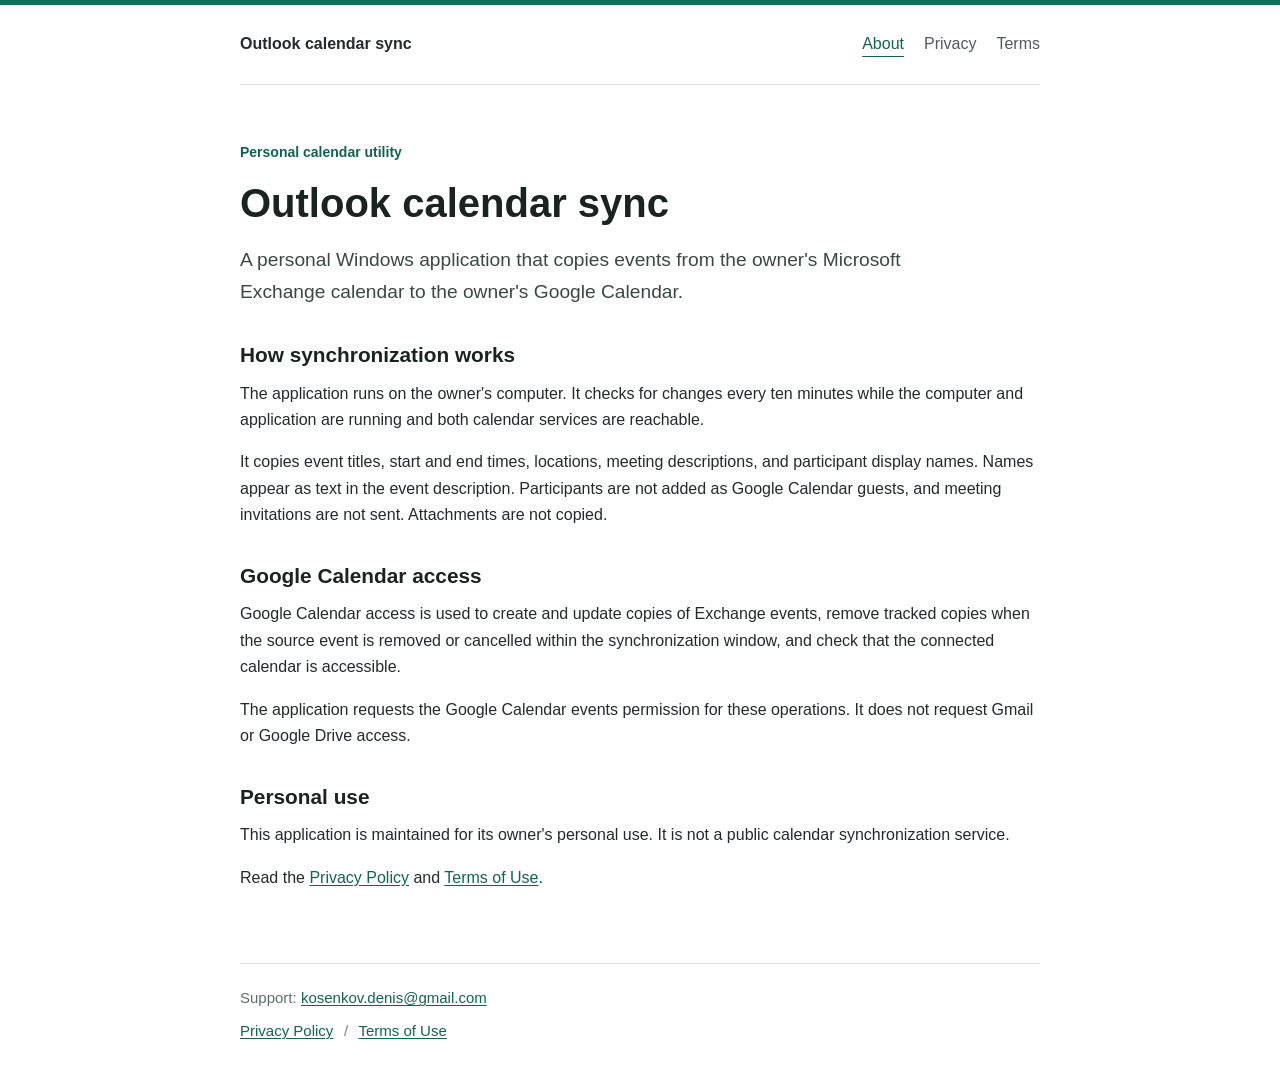
<file: index.html>
<!DOCTYPE html>
<html lang="en">
<head>
  <meta charset="utf-8" />
  <meta name="viewport" content="width=device-width, initial-scale=1" />
  <meta name="description" content="Outlook calendar sync: a personal Windows utility that synchronizes Exchange calendar events with Google Calendar." />
  <title>Outlook calendar sync</title>
  <link rel="stylesheet" href="styles.css" />
</head>
<body>
  <a class="skip-link" href="#content">Skip to content</a>
  <header>
    <a class="brand" href="index.html">Outlook calendar sync</a>
    <nav aria-label="Main navigation">
      <a href="index.html" aria-current="page">About</a>
      <a href="privacy.html">Privacy</a>
      <a href="terms.html">Terms</a>
    </nav>
  </header>
  <main id="content">
    <p class="eyebrow">Personal calendar utility</p>
    <h1>Outlook calendar sync</h1>
    <p class="lead">A personal Windows application that copies events from the owner's Microsoft Exchange calendar to the owner's Google Calendar.</p>
    <section aria-labelledby="operation">
      <h2 id="operation">How synchronization works</h2>
      <p>The application runs on the owner's computer. It checks for changes every ten minutes while the computer and application are running and both calendar services are reachable.</p>
      <p>It copies event titles, start and end times, locations, meeting descriptions, and participant display names. Names appear as text in the event description. Participants are not added as Google Calendar guests, and meeting invitations are not sent. Attachments are not copied.</p>
    </section>
    <section aria-labelledby="access">
      <h2 id="access">Google Calendar access</h2>
      <p>Google Calendar access is used to create and update copies of Exchange events, remove tracked copies when the source event is removed or cancelled within the synchronization window, and check that the connected calendar is accessible.</p>
      <p>The application requests the Google Calendar events permission for these operations. It does not request Gmail or Google Drive access.</p>
    </section>
    <section aria-labelledby="personal">
      <h2 id="personal">Personal use</h2>
      <p>This application is maintained for its owner's personal use. It is not a public calendar synchronization service.</p>
      <p>Read the <a href="privacy.html">Privacy Policy</a> and <a href="terms.html">Terms of Use</a>.</p>
    </section>
  </main>
  <footer>
    <p>Support: <a href="mailto:kosenkov.denis@gmail.com">kosenkov.denis@gmail.com</a></p>
    <p><a href="privacy.html">Privacy Policy</a> <span aria-hidden="true">/</span> <a href="terms.html">Terms of Use</a></p>
  </footer>
</body>
</html>
</file>
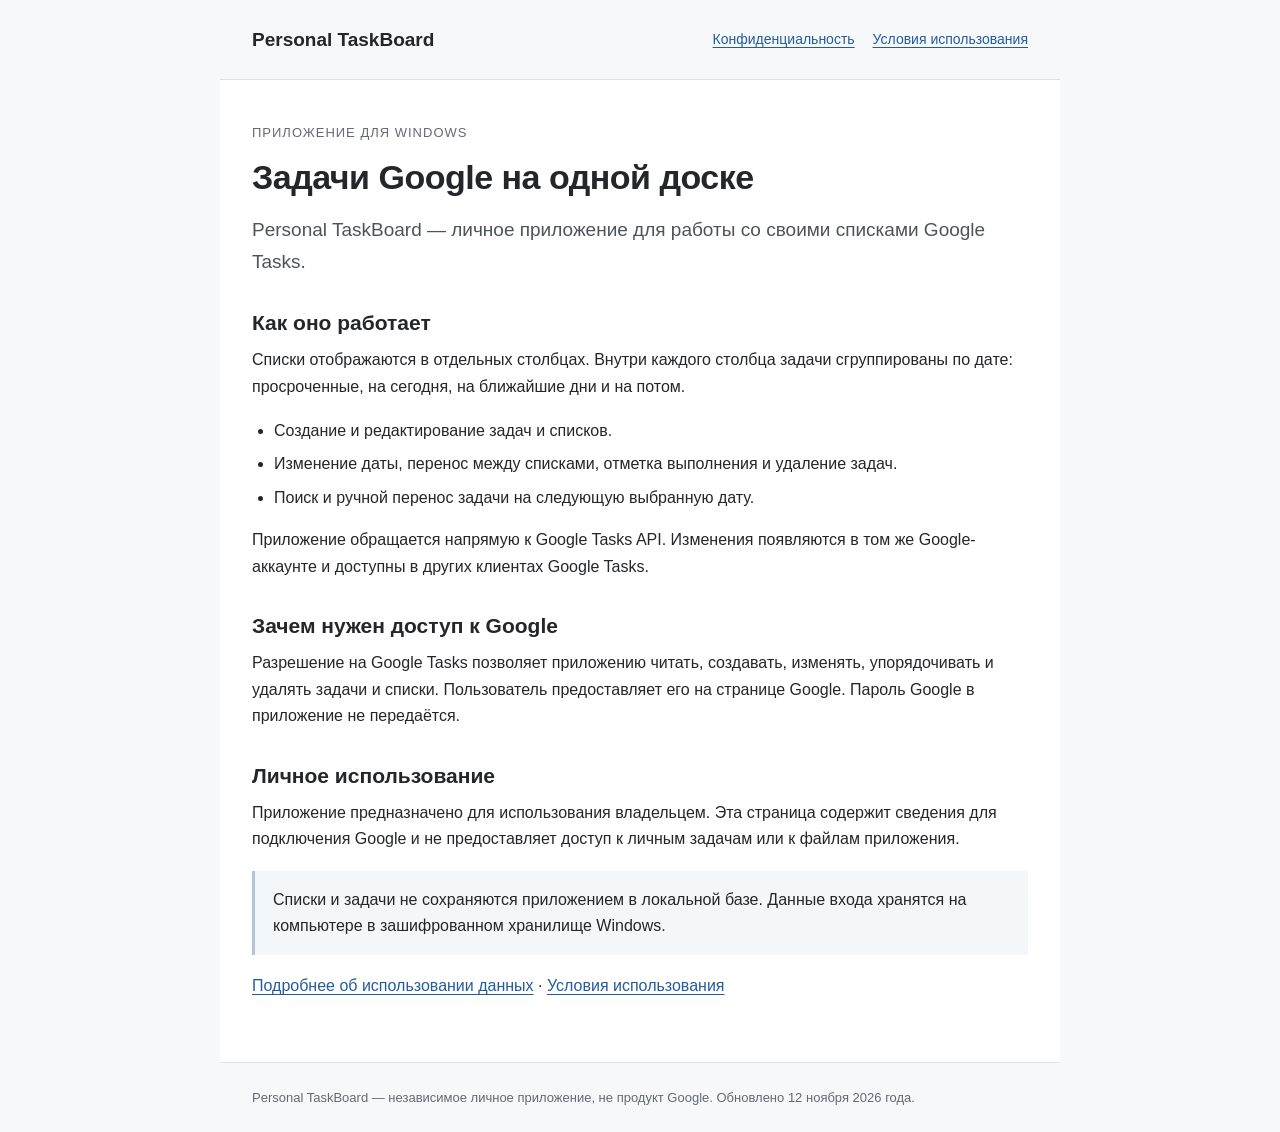
<file: taskboard/index.html>
<!doctype html>
<html lang="ru"><head><meta charset="utf-8"><meta name="viewport" content="width=device-width,initial-scale=1"><meta name="description" content="Personal TaskBoard — личный клиент Google Tasks для Windows. Информация о приложении и использовании данных."><meta name="robots" content="noindex,follow"><title>Personal TaskBoard — о приложении</title><link rel="stylesheet" href="styles.css"></head>
<body><header><a class="brand" href="index.html">Personal TaskBoard</a><nav aria-label="Информация"><a href="privacy.html">Конфиденциальность</a><a href="terms.html">Условия использования</a></nav></header>
<main><p class="label">Приложение для Windows</p><h1>Задачи Google на одной доске</h1><p class="lead">Personal TaskBoard — личное приложение для работы со своими списками Google Tasks.</p>
<h2>Как оно работает</h2><p>Списки отображаются в отдельных столбцах. Внутри каждого столбца задачи сгруппированы по дате: просроченные, на сегодня, на ближайшие дни и на потом.</p><ul><li>Создание и редактирование задач и списков.</li><li>Изменение даты, перенос между списками, отметка выполнения и удаление задач.</li><li>Поиск и ручной перенос задачи на следующую выбранную дату.</li></ul><p>Приложение обращается напрямую к Google Tasks API. Изменения появляются в том же Google-аккаунте и доступны в других клиентах Google Tasks.</p>
<h2>Зачем нужен доступ к Google</h2><p>Разрешение на Google Tasks позволяет приложению читать, создавать, изменять, упорядочивать и удалять задачи и списки. Пользователь предоставляет его на странице Google. Пароль Google в приложение не передаётся.</p>
<h2>Личное использование</h2><p>Приложение предназначено для использования владельцем. Эта страница содержит сведения для подключения Google и не предоставляет доступ к личным задачам или к файлам приложения.</p><p class="note">Списки и задачи не сохраняются приложением в локальной базе. Данные входа хранятся на компьютере в зашифрованном хранилище Windows.</p><p><a href="privacy.html">Подробнее об использовании данных</a> · <a href="terms.html">Условия использования</a></p></main>
<footer>Personal TaskBoard — независимое личное приложение, не продукт Google. Обновлено 12 ноября 2026 года.</footer></body></html>
</file>
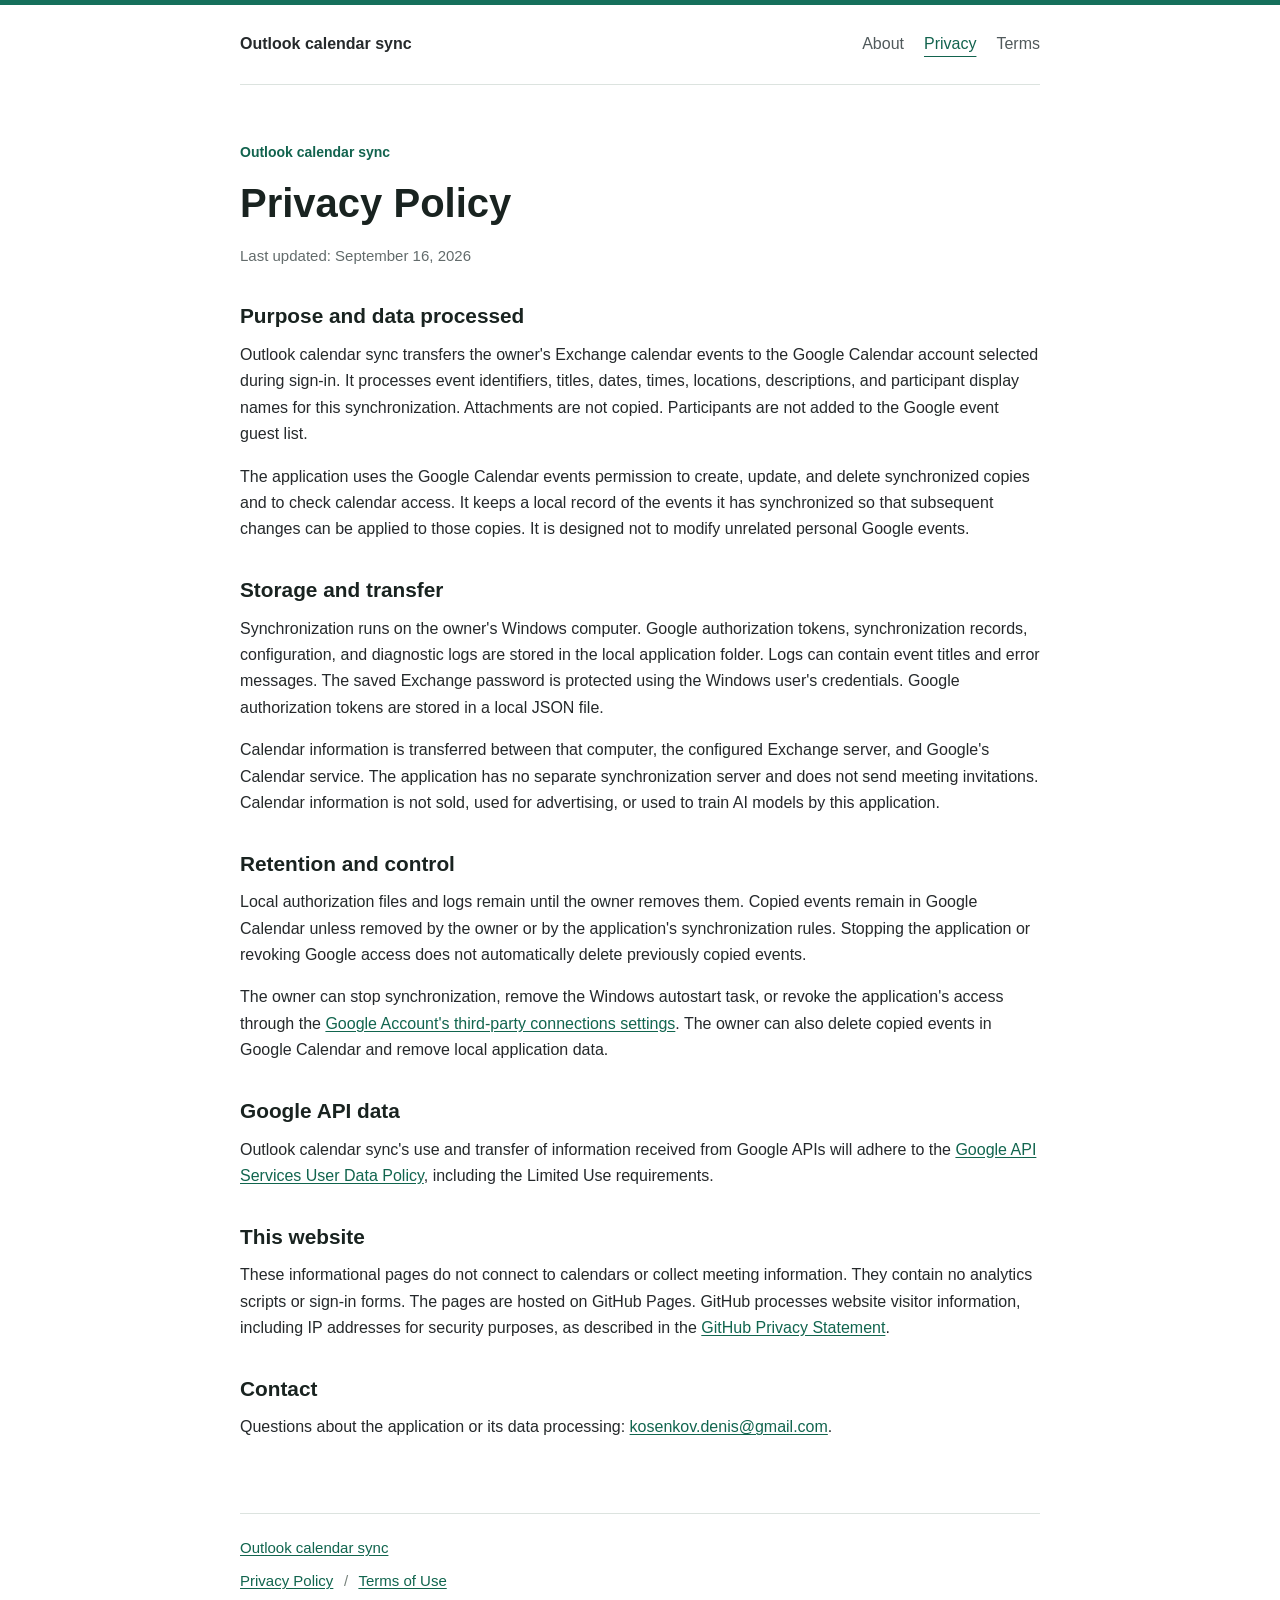
<file: privacy.html>
<!DOCTYPE html>
<html lang="en">
<head>
  <meta charset="utf-8" />
  <meta name="viewport" content="width=device-width, initial-scale=1" />
  <meta name="description" content="How Outlook calendar sync processes, stores, and transfers calendar information." />
  <title>Privacy Policy | Outlook calendar sync</title>
  <link rel="stylesheet" href="styles.css" />
</head>
<body>
  <a class="skip-link" href="#content">Skip to content</a>
  <header>
    <a class="brand" href="index.html">Outlook calendar sync</a>
    <nav aria-label="Main navigation">
      <a href="index.html">About</a>
      <a href="privacy.html" aria-current="page">Privacy</a>
      <a href="terms.html">Terms</a>
    </nav>
  </header>
  <main id="content">
    <p class="eyebrow">Outlook calendar sync</p>
    <h1>Privacy Policy</h1>
    <p class="updated">Last updated: September 16, 2026</p>
    <section aria-labelledby="purpose">
      <h2 id="purpose">Purpose and data processed</h2>
      <p>Outlook calendar sync transfers the owner's Exchange calendar events to the Google Calendar account selected during sign-in. It processes event identifiers, titles, dates, times, locations, descriptions, and participant display names for this synchronization. Attachments are not copied. Participants are not added to the Google event guest list.</p>
      <p>The application uses the Google Calendar events permission to create, update, and delete synchronized copies and to check calendar access. It keeps a local record of the events it has synchronized so that subsequent changes can be applied to those copies. It is designed not to modify unrelated personal Google events.</p>
    </section>
    <section aria-labelledby="storage">
      <h2 id="storage">Storage and transfer</h2>
      <p>Synchronization runs on the owner's Windows computer. Google authorization tokens, synchronization records, configuration, and diagnostic logs are stored in the local application folder. Logs can contain event titles and error messages. The saved Exchange password is protected using the Windows user's credentials. Google authorization tokens are stored in a local JSON file.</p>
      <p>Calendar information is transferred between that computer, the configured Exchange server, and Google's Calendar service. The application has no separate synchronization server and does not send meeting invitations. Calendar information is not sold, used for advertising, or used to train AI models by this application.</p>
    </section>
    <section aria-labelledby="retention">
      <h2 id="retention">Retention and control</h2>
      <p>Local authorization files and logs remain until the owner removes them. Copied events remain in Google Calendar unless removed by the owner or by the application's synchronization rules. Stopping the application or revoking Google access does not automatically delete previously copied events.</p>
      <p>The owner can stop synchronization, remove the Windows autostart task, or revoke the application's access through the <a href="https://myaccount.google.com/connections">Google Account's third-party connections settings</a>. The owner can also delete copied events in Google Calendar and remove local application data.</p>
    </section>
    <section aria-labelledby="google">
      <h2 id="google">Google API data</h2>
      <p>Outlook calendar sync's use and transfer of information received from Google APIs will adhere to the <a href="https://developers.google.com/terms/api-services-user-data-policy">Google API Services User Data Policy</a>, including the Limited Use requirements.</p>
    </section>
    <section aria-labelledby="website">
      <h2 id="website">This website</h2>
      <p>These informational pages do not connect to calendars or collect meeting information. They contain no analytics scripts or sign-in forms. The pages are hosted on GitHub Pages. GitHub processes website visitor information, including IP addresses for security purposes, as described in the <a href="https://docs.github.com/en/site-policy/privacy-policies/github-general-privacy-statement">GitHub Privacy Statement</a>.</p>
    </section>
    <section aria-labelledby="contact">
      <h2 id="contact">Contact</h2>
      <p>Questions about the application or its data processing: <a href="mailto:kosenkov.denis@gmail.com">kosenkov.denis@gmail.com</a>.</p>
    </section>
  </main>
  <footer>
    <p><a href="index.html">Outlook calendar sync</a></p>
    <p><a href="privacy.html">Privacy Policy</a> <span aria-hidden="true">/</span> <a href="terms.html">Terms of Use</a></p>
  </footer>
</body>
</html>
</file>
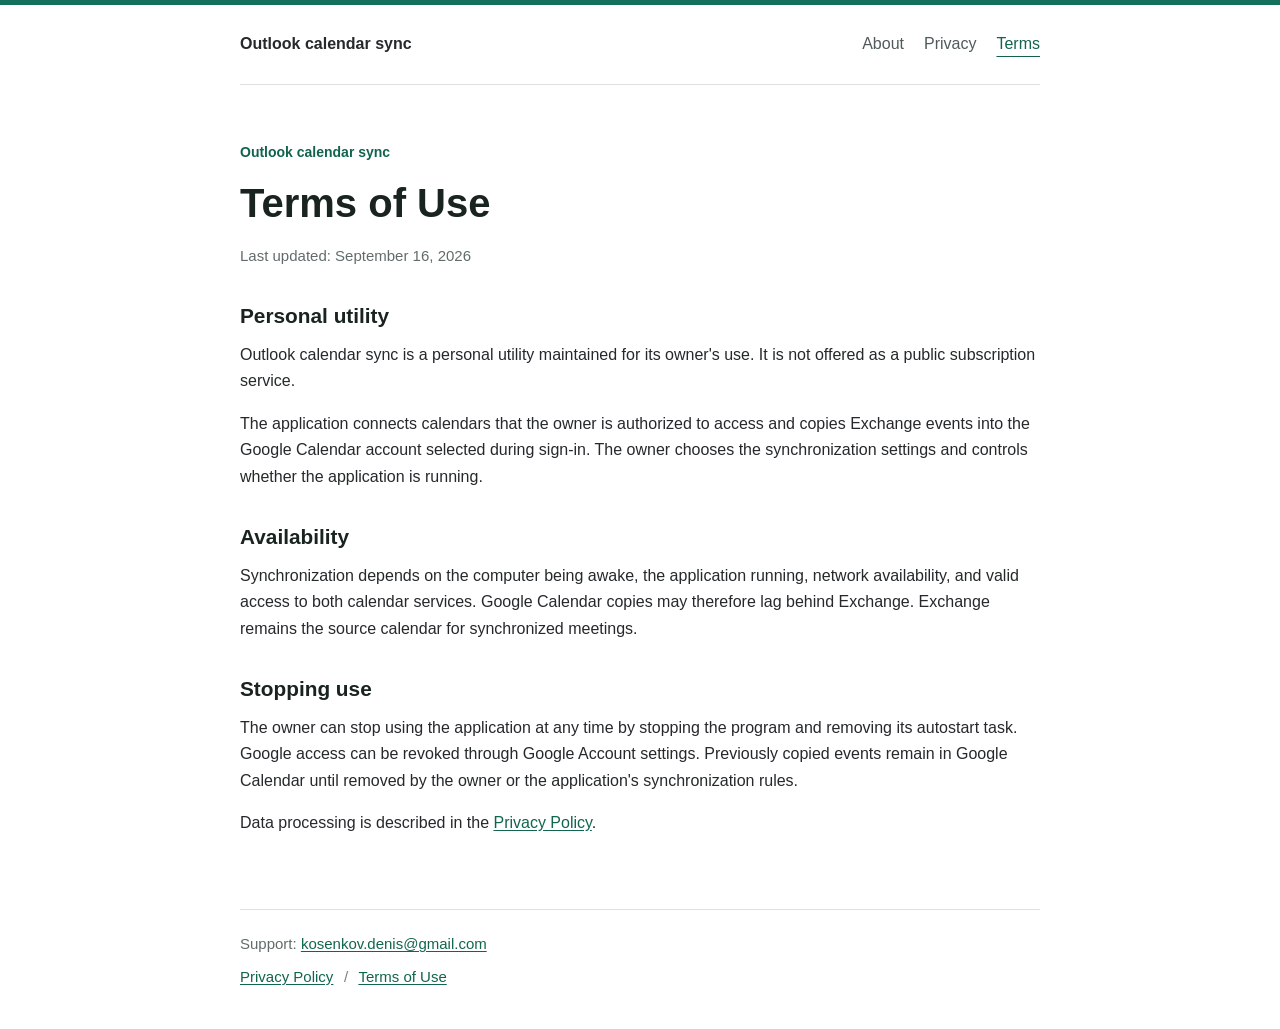
<file: terms.html>
<!DOCTYPE html>
<html lang="en">
<head>
  <meta charset="utf-8" />
  <meta name="viewport" content="width=device-width, initial-scale=1" />
  <meta name="description" content="Terms of use for the personal Outlook calendar sync application." />
  <title>Terms of Use | Outlook calendar sync</title>
  <link rel="stylesheet" href="styles.css" />
</head>
<body>
  <a class="skip-link" href="#content">Skip to content</a>
  <header>
    <a class="brand" href="index.html">Outlook calendar sync</a>
    <nav aria-label="Main navigation">
      <a href="index.html">About</a>
      <a href="privacy.html">Privacy</a>
      <a href="terms.html" aria-current="page">Terms</a>
    </nav>
  </header>
  <main id="content">
    <p class="eyebrow">Outlook calendar sync</p>
    <h1>Terms of Use</h1>
    <p class="updated">Last updated: September 16, 2026</p>
    <section aria-labelledby="purpose">
      <h2 id="purpose">Personal utility</h2>
      <p>Outlook calendar sync is a personal utility maintained for its owner's use. It is not offered as a public subscription service.</p>
      <p>The application connects calendars that the owner is authorized to access and copies Exchange events into the Google Calendar account selected during sign-in. The owner chooses the synchronization settings and controls whether the application is running.</p>
    </section>
    <section aria-labelledby="availability">
      <h2 id="availability">Availability</h2>
      <p>Synchronization depends on the computer being awake, the application running, network availability, and valid access to both calendar services. Google Calendar copies may therefore lag behind Exchange. Exchange remains the source calendar for synchronized meetings.</p>
    </section>
    <section aria-labelledby="stop">
      <h2 id="stop">Stopping use</h2>
      <p>The owner can stop using the application at any time by stopping the program and removing its autostart task. Google access can be revoked through Google Account settings. Previously copied events remain in Google Calendar until removed by the owner or the application's synchronization rules.</p>
      <p>Data processing is described in the <a href="privacy.html">Privacy Policy</a>.</p>
    </section>
  </main>
  <footer>
    <p>Support: <a href="mailto:kosenkov.denis@gmail.com">kosenkov.denis@gmail.com</a></p>
    <p><a href="privacy.html">Privacy Policy</a> <span aria-hidden="true">/</span> <a href="terms.html">Terms of Use</a></p>
  </footer>
</body>
</html>
</file>
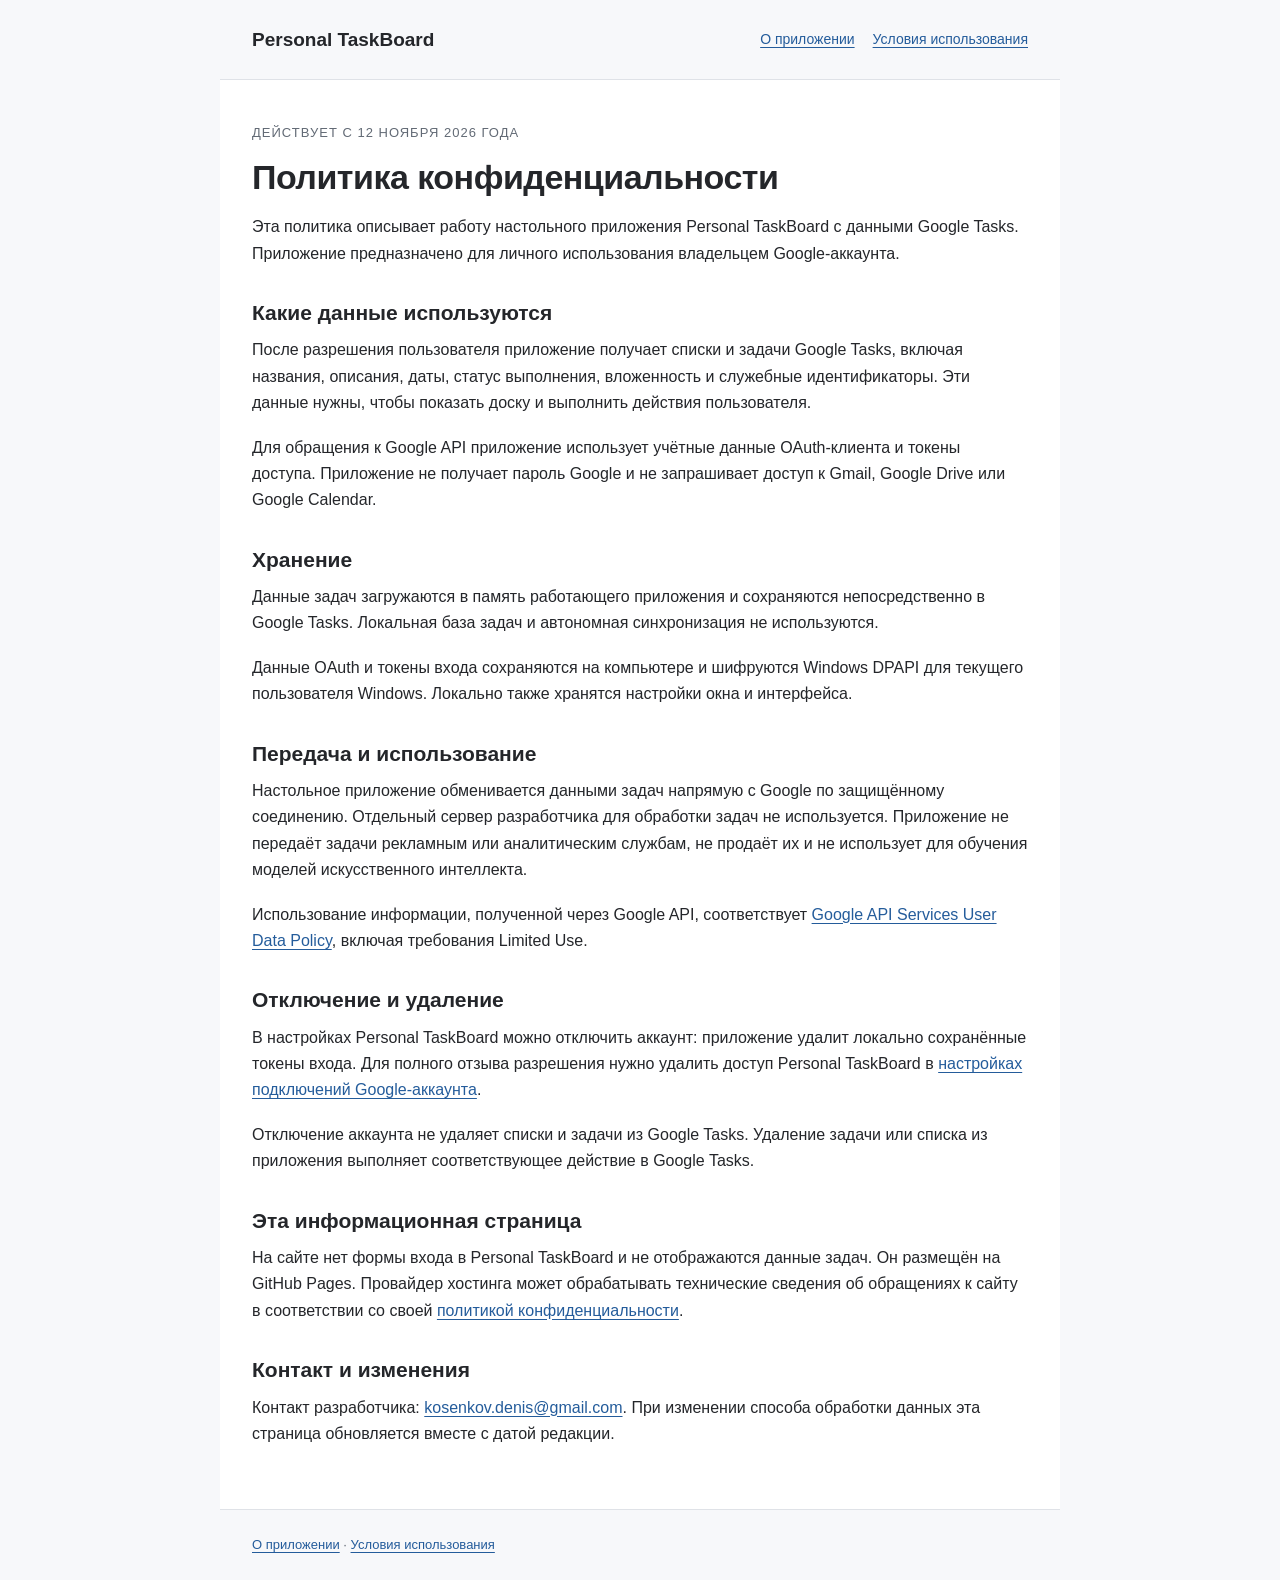
<file: taskboard/privacy.html>
<!doctype html>
<html lang="ru"><head><meta charset="utf-8"><meta name="viewport" content="width=device-width,initial-scale=1"><meta name="robots" content="noindex,follow"><title>Политика конфиденциальности — Personal TaskBoard</title><link rel="stylesheet" href="styles.css"></head>
<body><header><a class="brand" href="index.html">Personal TaskBoard</a><nav aria-label="Информация"><a href="index.html">О приложении</a><a href="terms.html">Условия использования</a></nav></header><main>
<p class="label">Действует с 12 ноября 2026 года</p><h1>Политика конфиденциальности</h1><p>Эта политика описывает работу настольного приложения Personal TaskBoard с данными Google Tasks. Приложение предназначено для личного использования владельцем Google-аккаунта.</p>
<h2>Какие данные используются</h2><p>После разрешения пользователя приложение получает списки и задачи Google Tasks, включая названия, описания, даты, статус выполнения, вложенность и служебные идентификаторы. Эти данные нужны, чтобы показать доску и выполнить действия пользователя.</p><p>Для обращения к Google API приложение использует учётные данные OAuth-клиента и токены доступа. Приложение не получает пароль Google и не запрашивает доступ к Gmail, Google Drive или Google Calendar.</p>
<h2>Хранение</h2><p>Данные задач загружаются в память работающего приложения и сохраняются непосредственно в Google Tasks. Локальная база задач и автономная синхронизация не используются.</p><p>Данные OAuth и токены входа сохраняются на компьютере и шифруются Windows DPAPI для текущего пользователя Windows. Локально также хранятся настройки окна и интерфейса.</p>
<h2>Передача и использование</h2><p>Настольное приложение обменивается данными задач напрямую с Google по защищённому соединению. Отдельный сервер разработчика для обработки задач не используется. Приложение не передаёт задачи рекламным или аналитическим службам, не продаёт их и не использует для обучения моделей искусственного интеллекта.</p><p>Использование информации, полученной через Google API, соответствует <a href="https://developers.google.com/terms/api-services-user-data-policy">Google API Services User Data Policy</a>, включая требования Limited Use.</p>
<h2>Отключение и удаление</h2><p>В настройках Personal TaskBoard можно отключить аккаунт: приложение удалит локально сохранённые токены входа. Для полного отзыва разрешения нужно удалить доступ Personal TaskBoard в <a href="https://myaccount.google.com/connections">настройках подключений Google-аккаунта</a>.</p><p>Отключение аккаунта не удаляет списки и задачи из Google Tasks. Удаление задачи или списка из приложения выполняет соответствующее действие в Google Tasks.</p>
<h2>Эта информационная страница</h2><p>На сайте нет формы входа в Personal TaskBoard и не отображаются данные задач. Он размещён на GitHub Pages. Провайдер хостинга может обрабатывать технические сведения об обращениях к сайту в соответствии со своей <a href="https://docs.github.com/site-policy/privacy-policies/github-privacy-statement">политикой конфиденциальности</a>.</p>
<h2>Контакт и изменения</h2><p>Контакт разработчика: <a href="mailto:kosenkov.denis@gmail.com">kosenkov.denis@gmail.com</a>. При изменении способа обработки данных эта страница обновляется вместе с датой редакции.</p></main><footer><a href="index.html">О приложении</a> · <a href="terms.html">Условия использования</a></footer></body></html>
</file>
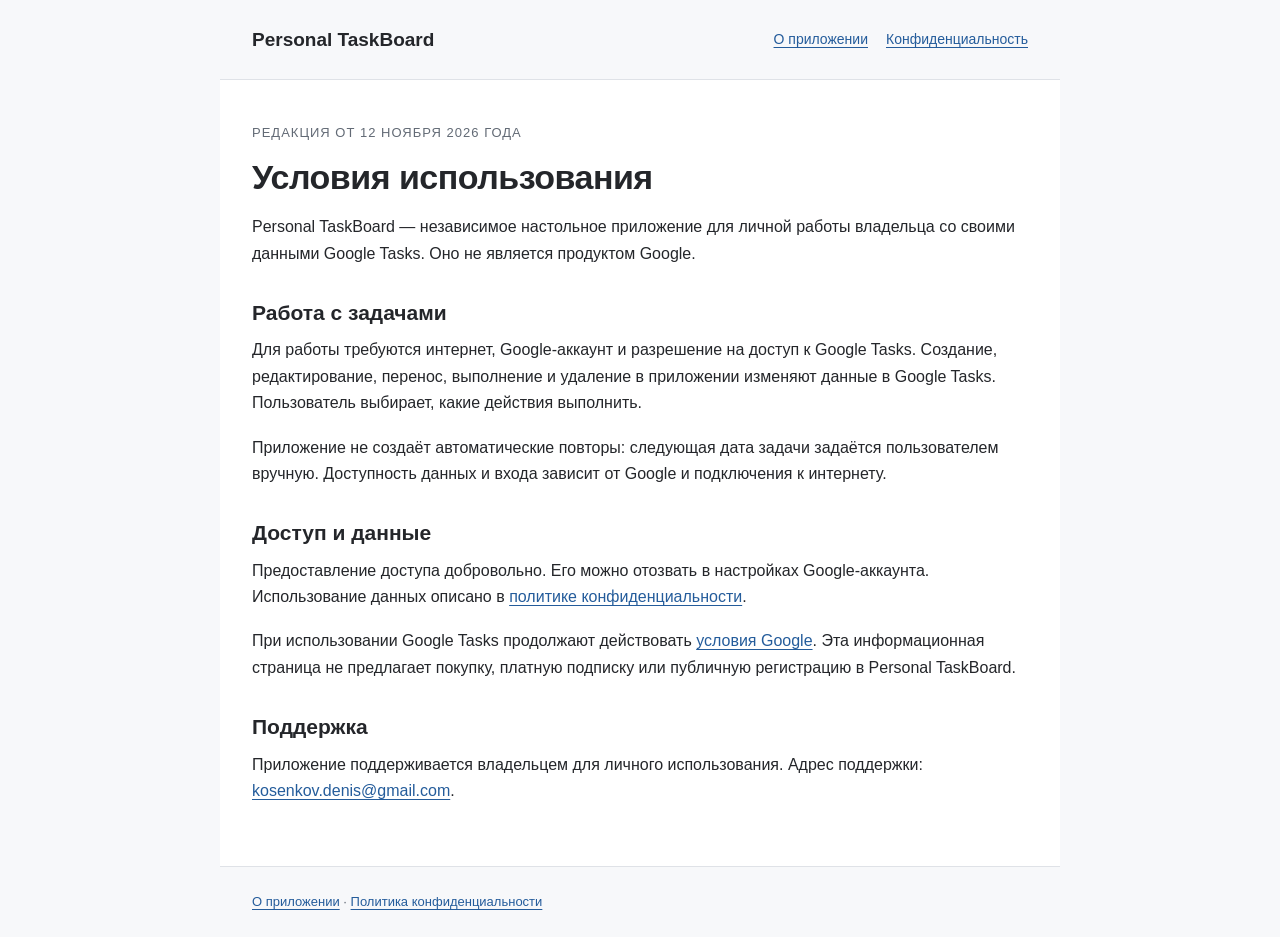
<file: taskboard/terms.html>
<!doctype html>
<html lang="ru"><head><meta charset="utf-8"><meta name="viewport" content="width=device-width,initial-scale=1"><meta name="robots" content="noindex,follow"><title>Условия использования — Personal TaskBoard</title><link rel="stylesheet" href="styles.css"></head>
<body><header><a class="brand" href="index.html">Personal TaskBoard</a><nav aria-label="Информация"><a href="index.html">О приложении</a><a href="privacy.html">Конфиденциальность</a></nav></header><main>
<p class="label">Редакция от 12 ноября 2026 года</p><h1>Условия использования</h1><p>Personal TaskBoard — независимое настольное приложение для личной работы владельца со своими данными Google Tasks. Оно не является продуктом Google.</p>
<h2>Работа с задачами</h2><p>Для работы требуются интернет, Google-аккаунт и разрешение на доступ к Google Tasks. Создание, редактирование, перенос, выполнение и удаление в приложении изменяют данные в Google Tasks. Пользователь выбирает, какие действия выполнить.</p><p>Приложение не создаёт автоматические повторы: следующая дата задачи задаётся пользователем вручную. Доступность данных и входа зависит от Google и подключения к интернету.</p>
<h2>Доступ и данные</h2><p>Предоставление доступа добровольно. Его можно отозвать в настройках Google-аккаунта. Использование данных описано в <a href="privacy.html">политике конфиденциальности</a>.</p><p>При использовании Google Tasks продолжают действовать <a href="https://policies.google.com/terms">условия Google</a>. Эта информационная страница не предлагает покупку, платную подписку или публичную регистрацию в Personal TaskBoard.</p>
<h2>Поддержка</h2><p>Приложение поддерживается владельцем для личного использования. Адрес поддержки: <a href="mailto:kosenkov.denis@gmail.com">kosenkov.denis@gmail.com</a>.</p></main><footer><a href="index.html">О приложении</a> · <a href="privacy.html">Политика конфиденциальности</a></footer></body></html>
</file>
<file: styles.css>
:root {
  color-scheme: light;
  font-family: "Segoe UI", Arial, sans-serif;
  font-size: 16px;
  line-height: 1.65;
  color: #25292b;
  background: #ffffff;
  letter-spacing: 0;
}
* { box-sizing: border-box; }
body { margin: 0; border-top: 5px solid #15705b; }
header, main, footer { width: min(100% - 3rem, 50rem); margin-inline: auto; }
header { display: flex; flex-wrap: wrap; align-items: center; justify-content: space-between; gap: 1rem 2rem; padding-block: 1.4rem; border-bottom: 1px solid #dce3df; }
.brand { color: #25292b; font-weight: 650; text-decoration: none; }
nav { display: flex; flex-wrap: wrap; gap: 1.25rem; }
nav a { color: #50595b; text-decoration: none; padding-block: 0.25rem; }
nav a[aria-current="page"] { color: #12634e; text-decoration: underline; text-underline-offset: 0.45rem; }
main { padding-block: 3.5rem; }
h1, h2 { color: #192320; line-height: 1.2; font-weight: 650; overflow-wrap: anywhere; }
h1 { margin: 0 0 1.1rem; font-size: 2.5rem; }
h2 { margin: 0 0 0.8rem; font-size: 1.3rem; }
p { margin: 0 0 1rem; overflow-wrap: anywhere; }
.eyebrow { color: #12634e; font-size: 0.875rem; font-weight: 600; margin-bottom: 0.9rem; }
.lead { font-size: 1.2rem; color: #394844; max-width: 44rem; }
.updated { color: #626b6b; font-size: 0.9375rem; }
section { margin-top: 2.2rem; }
a { color: #11654e; text-underline-offset: 0.15rem; overflow-wrap: anywhere; }
a:hover { color: #973f2d; }
a:focus-visible { outline: 3px solid #9b442f; outline-offset: 5px; border-radius: 2px; }
footer { border-top: 1px solid #dce3df; padding-block: 1.4rem 2rem; font-size: 0.9375rem; color: #626b6b; }
footer p { margin-bottom: 0.5rem; }
footer span { padding-inline: 0.4rem; color: #77827b; }
.skip-link { position: absolute; top: -10rem; left: 1rem; background: white; padding: 0.75rem 1rem; }
.skip-link:focus { top: 0.8rem; }
@media (max-width: 520px) {
  header, main, footer { width: calc(100% - 2rem); }
  header { align-items: flex-start; flex-direction: column; gap: 0.75rem; }
  main { padding-block: 2.25rem; }
  h1 { font-size: 2rem; }
}
@media print {
  body { border: 0; }
  header, main, footer { width: 100%; }
  nav, .skip-link { display: none; }
  main { padding-block: 1rem; }
  a { color: inherit; }
}
</file>
<file: taskboard/styles.css>
:root { color-scheme: light; font-family: Arial, sans-serif; color: #24262a; background: #f7f8fa; line-height: 1.65; }
* { box-sizing: border-box; }
body { margin: 0; }
header, main, footer { max-width: 840px; margin: auto; padding: 24px 32px; }
header { display: flex; align-items: center; justify-content: space-between; gap: 20px; border-bottom: 1px solid #dfe2e7; }
.brand { color: #24262a; font-weight: 700; text-decoration: none; font-size: 19px; }
nav { display: flex; flex-wrap: wrap; gap: 18px; font-size: 14px; }
a { color: #245c9b; text-underline-offset: 3px; }
main { background: #fff; padding-top: 42px; padding-bottom: 44px; }
h1 { font-size: clamp(26px, 5vw, 34px); line-height: 1.25; margin: 0 0 16px; letter-spacing: -.5px; }
h2 { font-size: 21px; line-height: 1.35; margin: 32px 0 10px; }
p { margin: 10px 0 18px; }
.lead { color: #4d535b; font-size: 19px; }
.label, footer { color: #626a75; font-size: 13px; }
.label { margin: 0 0 12px; text-transform: uppercase; letter-spacing: 1px; }
li { margin: 7px 0; }
ul { padding-left: 22px; }
.note { padding: 16px 18px; border-left: 3px solid #b4c5d7; background: #f4f7fa; }
footer { border-top: 1px solid #dfe2e7; }
@media (max-width: 600px) { header { align-items: flex-start; flex-direction: column; gap: 12px; } header, main, footer { padding-left: 20px; padding-right: 20px; } main { padding-top: 30px; } }
</file>
